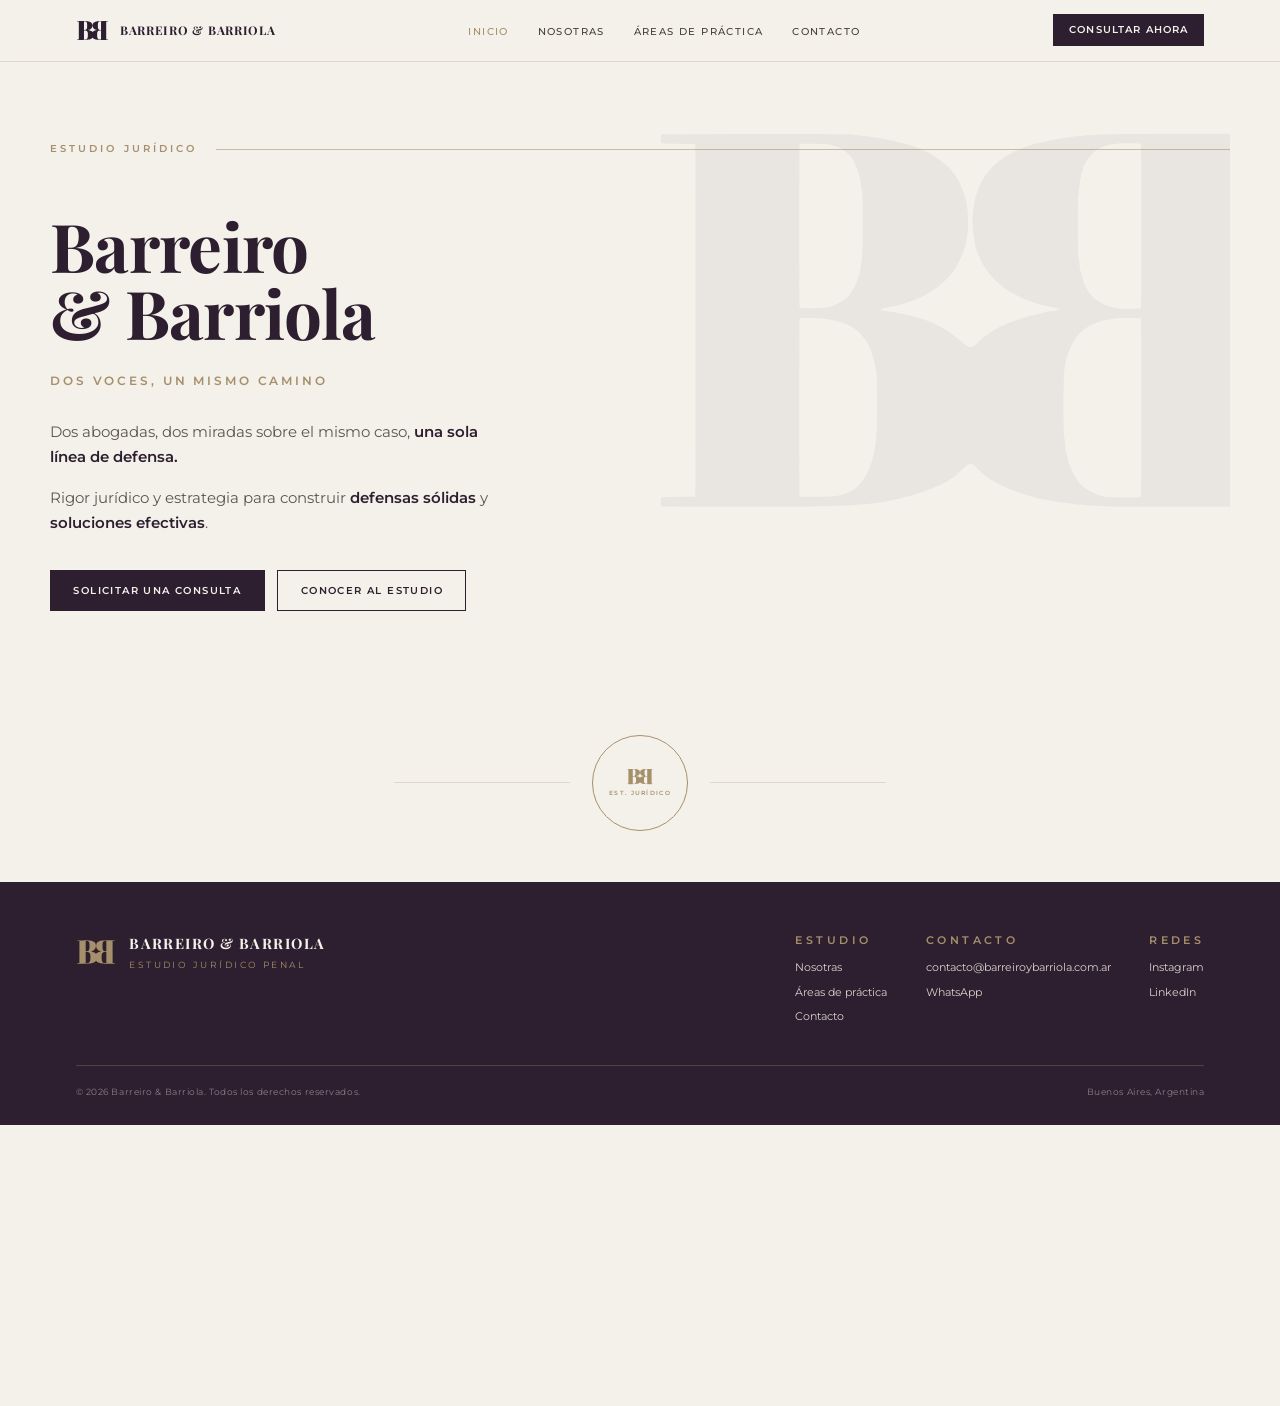
<file: index.html>
<!DOCTYPE html>
<html lang="es-AR">
<head>
<meta charset="UTF-8">
<meta name="viewport" content="width=device-width, initial-scale=1.0">
<title>Barreiro &amp; Barriola — Estudio Jurídico Penal</title>
<meta name="description" content="Estudio jurídico especializado en derecho penal. Guadalupe Barreiro y Guillermina Barriola, dos abogadas, una sola línea de defensa.">
<link rel="preconnect" href="https://fonts.googleapis.com">
<link href="https://fonts.googleapis.com/css2?family=Playfair+Display:ital,wght@0,400;0,600;0,700;0,800;1,500&family=Montserrat:wght@300;400;500;600;700&display=swap" rel="stylesheet">
<link rel="icon" type="image/svg+xml" href="assets/img/BB-monograma-uva.svg">
<meta property="og:type" content="website">
<meta property="og:title" content="Barreiro &amp; Barriola — Estudio Jurídico Penal">
<meta property="og:description" content="Estudio jurídico especializado en derecho penal. Guadalupe Barreiro y Guillermina Barriola, dos abogadas, una sola línea de defensa.">
<meta property="og:image" content="assets/img/og-banner.jpg">
<meta property="og:image:width" content="1584">
<meta property="og:image:height" content="396">
<meta property="og:locale" content="es_AR">
<meta name="twitter:card" content="summary_large_image">
<meta name="twitter:title" content="Barreiro &amp; Barriola — Estudio Jurídico Penal">
<meta name="twitter:description" content="Estudio jurídico especializado en derecho penal. Guadalupe Barreiro y Guillermina Barriola, dos abogadas, una sola línea de defensa.">
<meta name="twitter:image" content="assets/img/og-banner.jpg">
<link rel="stylesheet" href="assets/styles.css">
</head>
<body>

<header class="site-header">
  <nav class="nav">
    <a href="index.html" class="nav-marca">
      <img src="assets/img/BB-monograma-uva.svg" alt="Monograma Barreiro &amp; Barriola">
      <span class="nav-marca-texto">BARREIRO &amp; BARRIOLA</span>
    </a>
    <button class="nav-toggle" aria-label="Abrir menú" aria-expanded="false" aria-controls="menu-principal">
      <span></span><span></span><span></span>
    </button>
    <ul class="nav-links" id="menu-principal">
      <li><a href="index.html" class="activo" aria-current="page">Inicio</a></li>
      <li><a href="nosotras.html">Nosotras</a></li>
      <li><a href="areas-de-practica.html">Áreas de práctica</a></li>
      <li><a href="contacto.html">Contacto</a></li>
    </ul>
    <a href="contacto.html" class="nav-cta">Consultar ahora</a>
  </nav>
</header>

<main>

  <section class="hero container">
    <img class="hero-monograma-fondo" src="assets/img/BB-monograma-uva.svg" alt="">
    <div class="eyebrow-row">
      <span class="eyebrow">Estudio jurídico</span>
      <hr class="regla">
    </div>
    <h1>Barreiro<br>&amp; Barriola</h1>
    <div class="lema">Dos voces, un mismo camino</div>
    <p class="copy">Dos abogadas, dos miradas sobre el mismo caso, <strong>una sola línea de defensa.</strong></p>
    <p class="copy">Rigor jurídico y estrategia para construir <strong>defensas sólidas</strong> y <strong>soluciones efectivas</strong>.</p>
    <div class="hero-acciones">
      <a href="contacto.html" class="boton boton-primario">Solicitar una consulta</a>
      <a href="nosotras.html" class="boton boton-secundario">Conocer al estudio</a>
    </div>
  </section>

  <div class="sello-divisor-banda">
    <div class="container">
      <div class="sello-divisor reveal">
        <span class="linea"></span>
        <div class="sello">
          <img src="assets/img/BB-monograma-bronce.svg" alt="">
          <span>Est. Jurídico</span>
        </div>
        <span class="linea"></span>
      </div>
    </div>
  </div>

</main>

<footer class="site-footer">
  <div class="container">
    <div class="footer-top">
      <div class="footer-marca">
        <img src="assets/img/BB-monograma-bronce.svg" alt="Monograma Barreiro &amp; Barriola">
        <div class="footer-marca-texto">
          <div>BARREIRO &amp; BARRIOLA</div>
          <div>ESTUDIO JURÍDICO PENAL</div>
        </div>
      </div>
      <div class="footer-links">
        <div class="footer-col">
          <span class="eyebrow">Estudio</span>
          <a href="nosotras.html">Nosotras</a>
          <a href="areas-de-practica.html">Áreas de práctica</a>
          <a href="contacto.html">Contacto</a>
        </div>
        <div class="footer-col">
          <span class="eyebrow">Contacto</span>
          <a href="mailto:contacto@barreiroybarriola.com.ar">contacto@barreiroybarriola.com.ar</a>
          <a href="https://wa.me/541150600248" target="_blank" rel="noopener">WhatsApp</a>
        </div>
        <div class="footer-col">
          <span class="eyebrow">Redes</span>
          <a href="https://instagram.com/estudiojuridico.byb" target="_blank" rel="noopener">Instagram</a>
          <a href="https://www.linkedin.com/company/barreiro-barriola" target="_blank" rel="noopener">LinkedIn</a>
        </div>
      </div>
    </div>
    <div class="footer-bottom">
      <span>© <span id="anio"></span> Barreiro &amp; Barriola. Todos los derechos reservados.</span>
      <span>Buenos Aires, Argentina</span>
    </div>
  </div>
</footer>

<script src="assets/script.js"></script>
<script>document.getElementById('anio').textContent = new Date().getFullYear();</script>
</body>
</html>
</file>
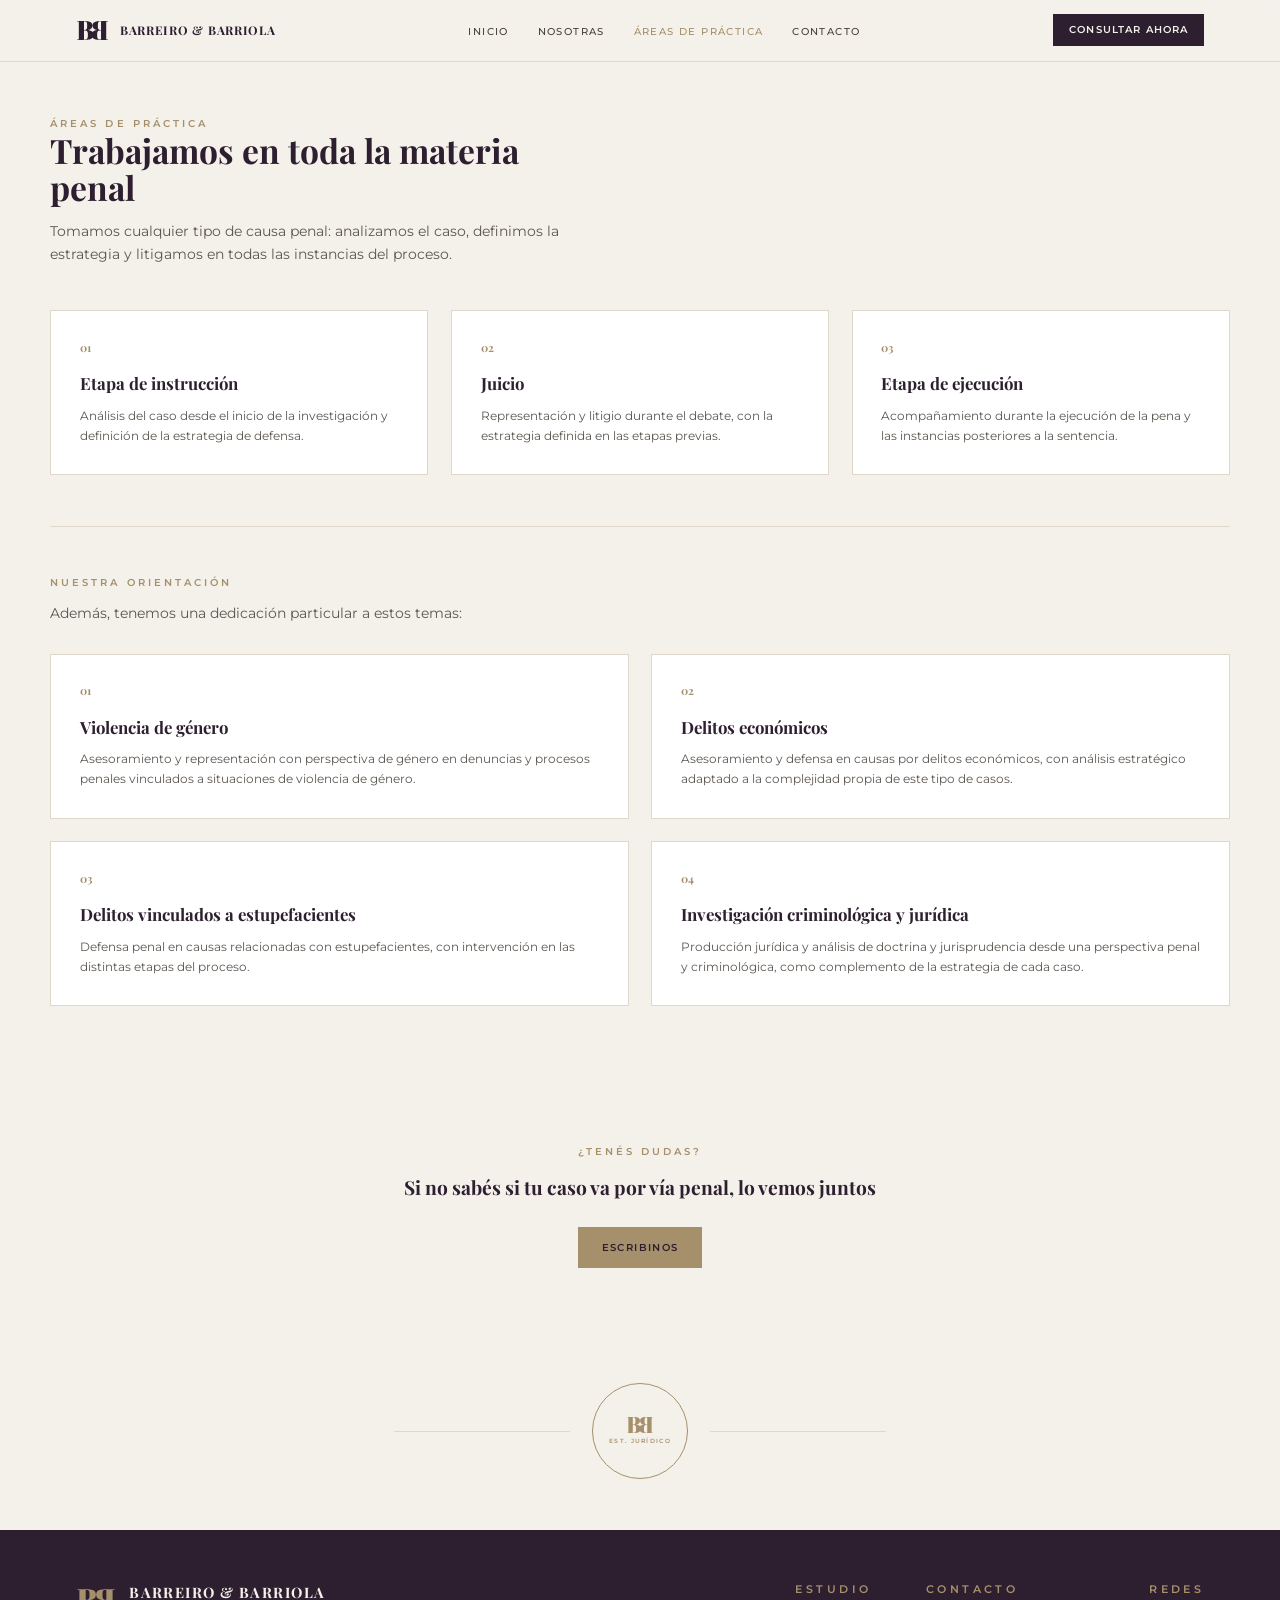
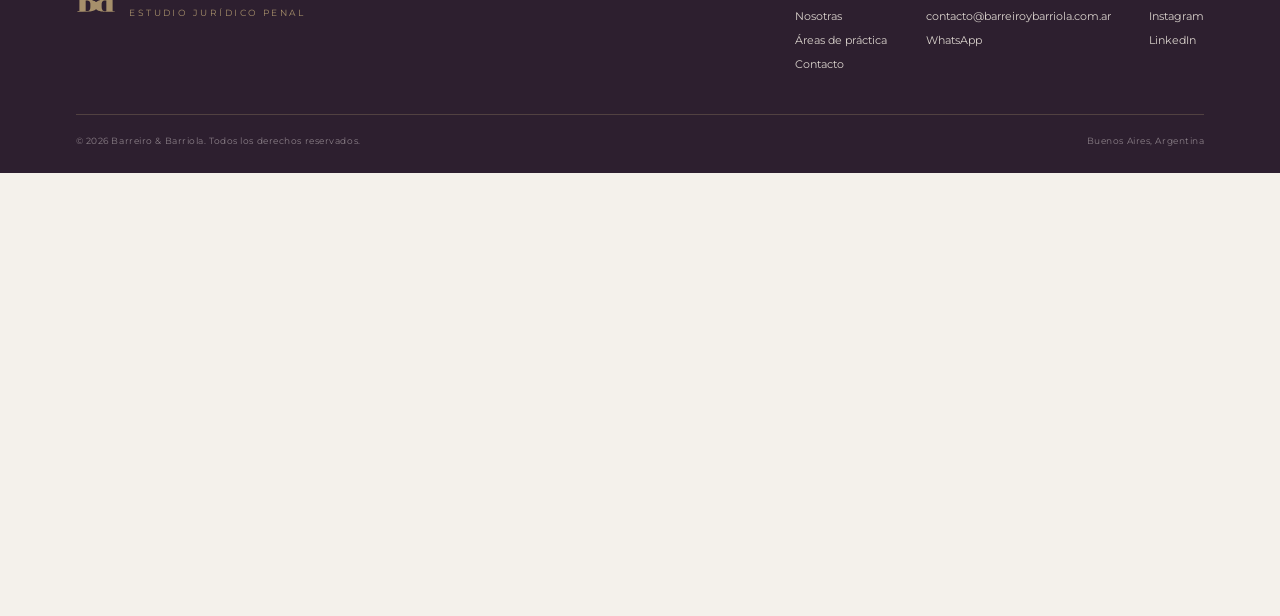
<file: areas-de-practica.html>
<!DOCTYPE html>
<html lang="es-AR">
<head>
<meta charset="UTF-8">
<meta name="viewport" content="width=device-width, initial-scale=1.0">
<title>Áreas de práctica — Barreiro &amp; Barriola</title>
<meta name="description" content="Tomamos cualquier causa penal, con orientación particular en violencia de género, delitos económicos, estupefacientes e investigación criminológica. Barreiro &amp; Barriola.">
<link rel="preconnect" href="https://fonts.googleapis.com">
<link href="https://fonts.googleapis.com/css2?family=Playfair+Display:ital,wght@0,400;0,600;0,700;0,800;1,500&family=Montserrat:wght@300;400;500;600;700&display=swap" rel="stylesheet">
<link rel="icon" type="image/svg+xml" href="assets/img/BB-monograma-uva.svg">
<meta property="og:type" content="website">
<meta property="og:title" content="Áreas de práctica — Barreiro &amp; Barriola">
<meta property="og:description" content="Tomamos cualquier causa penal, con orientación particular en violencia de género, delitos económicos, estupefacientes e investigación criminológica.">
<meta property="og:image" content="assets/img/og-banner.jpg">
<meta property="og:image:width" content="1584">
<meta property="og:image:height" content="396">
<meta property="og:locale" content="es_AR">
<meta name="twitter:card" content="summary_large_image">
<meta name="twitter:title" content="Áreas de práctica — Barreiro &amp; Barriola">
<meta name="twitter:description" content="Tomamos cualquier causa penal, con orientación particular en violencia de género, delitos económicos, estupefacientes e investigación criminológica.">
<meta name="twitter:image" content="assets/img/og-banner.jpg">
<link rel="stylesheet" href="assets/styles.css">
</head>
<body>

<header class="site-header">
  <nav class="nav">
    <a href="index.html" class="nav-marca">
      <img src="assets/img/BB-monograma-uva.svg" alt="Monograma Barreiro &amp; Barriola">
      <span class="nav-marca-texto">BARREIRO &amp; BARRIOLA</span>
    </a>
    <button class="nav-toggle" aria-label="Abrir menú" aria-expanded="false" aria-controls="menu-principal">
      <span></span><span></span><span></span>
    </button>
    <ul class="nav-links" id="menu-principal">
      <li><a href="index.html">Inicio</a></li>
      <li><a href="nosotras.html">Nosotras</a></li>
      <li><a href="areas-de-practica.html" class="activo" aria-current="page">Áreas de práctica</a></li>
      <li><a href="contacto.html">Contacto</a></li>
    </ul>
    <a href="contacto.html" class="nav-cta">Consultar ahora</a>
  </nav>
</header>

<main>

  <section class="bloque container" style="padding-top:64px">
    <div class="bloque-cabecera reveal" style="max-width:680px">
      <span class="eyebrow">Áreas de práctica</span>
      <h2>Trabajamos en toda la materia penal</h2>
      <p>Tomamos cualquier tipo de causa penal: analizamos el caso, definimos la estrategia y litigamos en todas las instancias del proceso.</p>
    </div>

    <div class="grilla grilla-3" style="margin-bottom:64px">
      <div class="tarjeta reveal">
        <div class="num">01</div>
        <h3>Etapa de instrucción</h3>
        <p>Análisis del caso desde el inicio de la investigación y definición de la estrategia de defensa.</p>
      </div>
      <div class="tarjeta reveal">
        <div class="num">02</div>
        <h3>Juicio</h3>
        <p>Representación y litigio durante el debate, con la estrategia definida en las etapas previas.</p>
      </div>
      <div class="tarjeta reveal">
        <div class="num">03</div>
        <h3>Etapa de ejecución</h3>
        <p>Acompañamiento durante la ejecución de la pena y las instancias posteriores a la sentencia.</p>
      </div>
    </div>

    <div class="regla-suave" style="margin-bottom:56px"></div>

    <div class="bloque-cabecera reveal" style="max-width:680px;margin-top:8px;margin-bottom:36px">
      <span class="eyebrow">Nuestra orientación</span>
      <p style="margin-top:14px">Además, tenemos una dedicación particular a estos temas:</p>
    </div>

    <div class="grilla grilla-2">
      <div class="tarjeta reveal">
        <div class="num">01</div>
        <h3>Violencia de género</h3>
        <p>Asesoramiento y representación con perspectiva de género en denuncias y procesos penales vinculados a situaciones de violencia de género.</p>
      </div>
      <div class="tarjeta reveal">
        <div class="num">02</div>
        <h3>Delitos económicos</h3>
        <p>Asesoramiento y defensa en causas por delitos económicos, con análisis estratégico adaptado a la complejidad propia de este tipo de casos.</p>
      </div>
      <div class="tarjeta reveal">
        <div class="num">03</div>
        <h3>Delitos vinculados a estupefacientes</h3>
        <p>Defensa penal en causas relacionadas con estupefacientes, con intervención en las distintas etapas del proceso.</p>
      </div>
      <div class="tarjeta reveal">
        <div class="num">04</div>
        <h3>Investigación criminológica y jurídica</h3>
        <p>Producción jurídica y análisis de doctrina y jurisprudencia desde una perspectiva penal y criminológica, como complemento de la estrategia de cada caso.</p>
      </div>
    </div>
  </section>

  <section class="franja-uva centro">
    <div class="container reveal" style="max-width:680px">
      <span class="eyebrow">¿Tenés dudas?</span>
      <h2 style="margin-top:16px">Si no sabés si tu caso va por vía penal, lo vemos juntos</h2>
      <div style="margin-top:32px">
        <a href="contacto.html" class="boton" style="background:var(--bronce);color:var(--uva)">Escribinos</a>
      </div>
    </div>
  </section>

  <div class="sello-divisor-banda">
    <div class="container">
      <div class="sello-divisor reveal">
        <span class="linea"></span>
        <div class="sello">
          <img src="assets/img/BB-monograma-bronce.svg" alt="">
          <span>Est. Jurídico</span>
        </div>
        <span class="linea"></span>
      </div>
    </div>
  </div>

</main>

<footer class="site-footer">
  <div class="container">
    <div class="footer-top">
      <div class="footer-marca">
        <img src="assets/img/BB-monograma-bronce.svg" alt="Monograma Barreiro &amp; Barriola">
        <div class="footer-marca-texto">
          <div>BARREIRO &amp; BARRIOLA</div>
          <div>ESTUDIO JURÍDICO PENAL</div>
        </div>
      </div>
      <div class="footer-links">
        <div class="footer-col">
          <span class="eyebrow">Estudio</span>
          <a href="nosotras.html">Nosotras</a>
          <a href="areas-de-practica.html">Áreas de práctica</a>
          <a href="contacto.html">Contacto</a>
        </div>
        <div class="footer-col">
          <span class="eyebrow">Contacto</span>
          <a href="mailto:contacto@barreiroybarriola.com.ar">contacto@barreiroybarriola.com.ar</a>
          <a href="https://wa.me/541150600248" target="_blank" rel="noopener">WhatsApp</a>
        </div>
        <div class="footer-col">
          <span class="eyebrow">Redes</span>
          <a href="https://instagram.com/estudiojuridico.byb" target="_blank" rel="noopener">Instagram</a>
          <a href="https://www.linkedin.com/company/barreiro-barriola" target="_blank" rel="noopener">LinkedIn</a>
        </div>
      </div>
    </div>
    <div class="footer-bottom">
      <span>© <span id="anio"></span> Barreiro &amp; Barriola. Todos los derechos reservados.</span>
      <span>Buenos Aires, Argentina</span>
    </div>
  </div>
</footer>

<script src="assets/script.js"></script>
<script>document.getElementById('anio').textContent = new Date().getFullYear();</script>
</body>
</html>
</file>
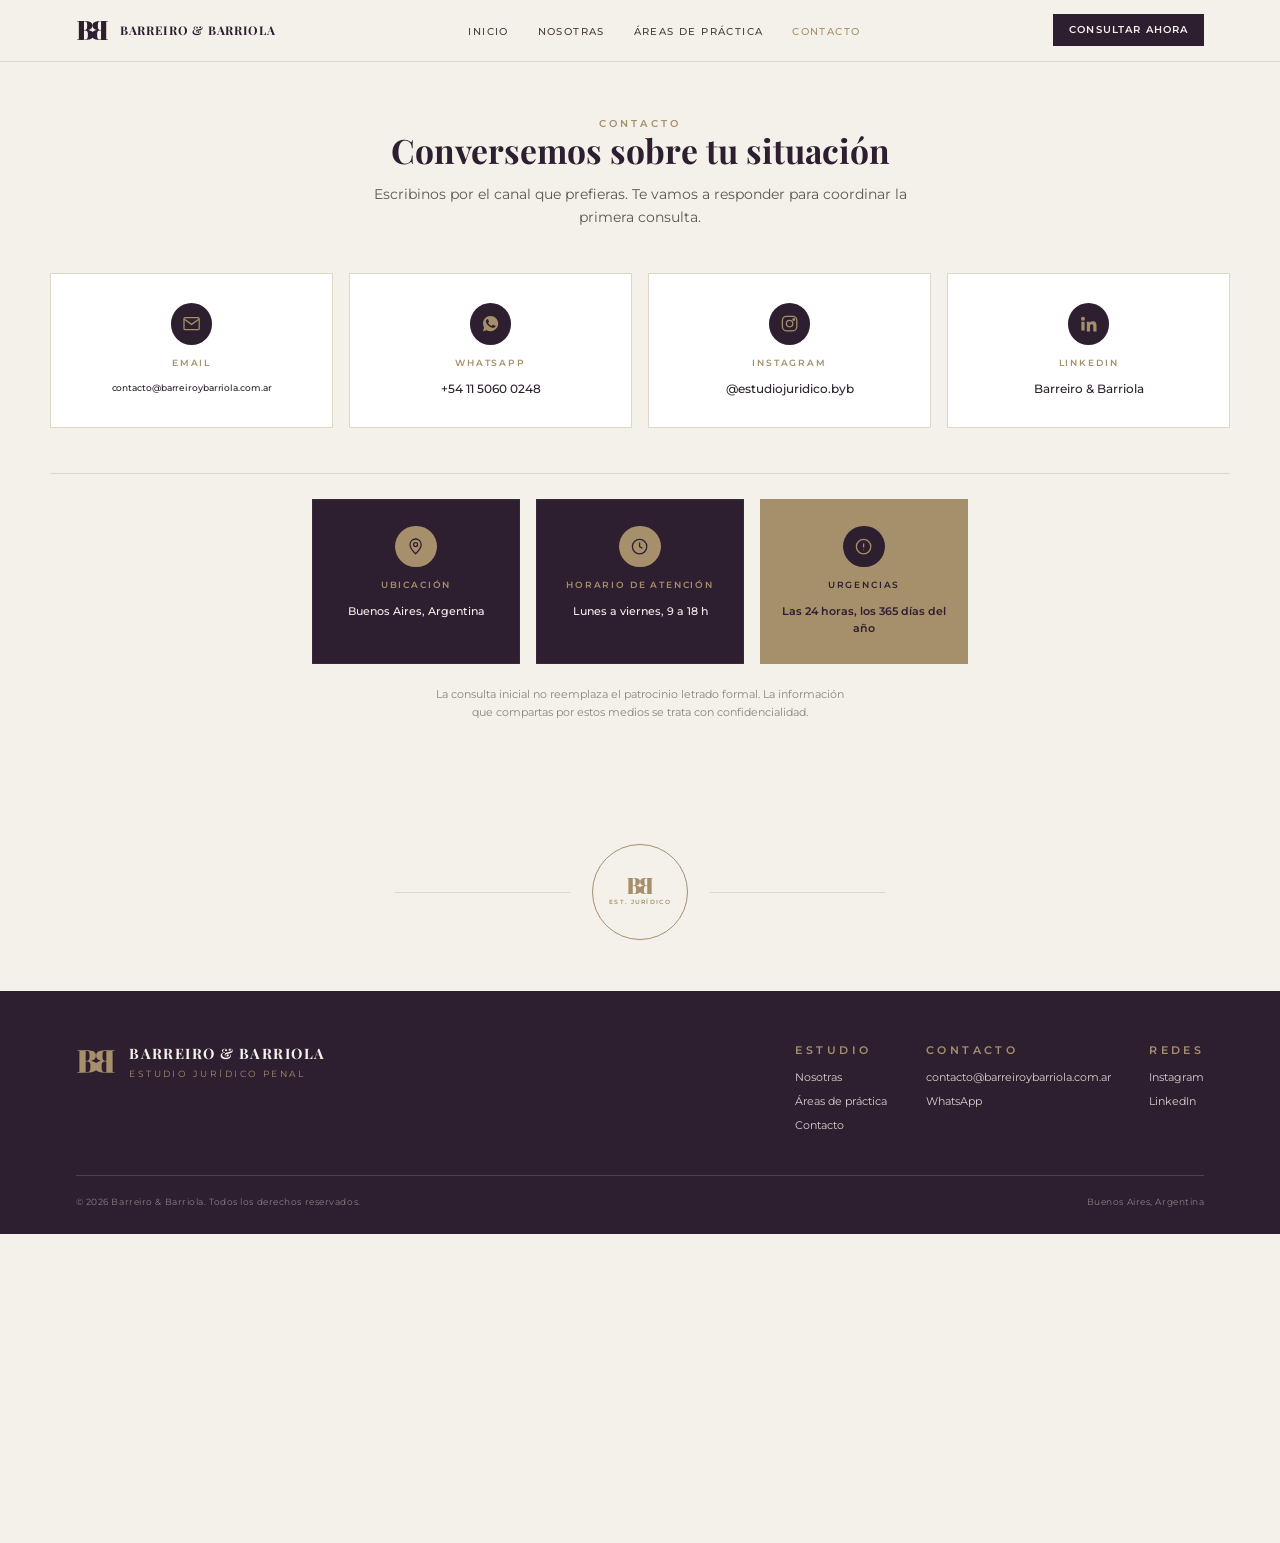
<file: contacto.html>
<!DOCTYPE html>
<html lang="es-AR">
<head>
<meta charset="UTF-8">
<meta name="viewport" content="width=device-width, initial-scale=1.0">
<title>Contacto — Barreiro &amp; Barriola</title>
<meta name="description" content="Escribinos para conversar sobre tu caso. Barreiro &amp; Barriola, estudio jurídico penal.">
<link rel="preconnect" href="https://fonts.googleapis.com">
<link href="https://fonts.googleapis.com/css2?family=Playfair+Display:ital,wght@0,400;0,600;0,700;0,800;1,500&family=Montserrat:wght@300;400;500;600;700&display=swap" rel="stylesheet">
<link rel="icon" type="image/svg+xml" href="assets/img/BB-monograma-uva.svg">
<meta property="og:type" content="website">
<meta property="og:title" content="Contacto — Barreiro &amp; Barriola">
<meta property="og:description" content="Escribinos para conversar sobre tu caso. Barreiro &amp; Barriola, estudio jurídico penal.">
<meta property="og:image" content="assets/img/og-banner.jpg">
<meta property="og:image:width" content="1584">
<meta property="og:image:height" content="396">
<meta property="og:locale" content="es_AR">
<meta name="twitter:card" content="summary_large_image">
<meta name="twitter:title" content="Contacto — Barreiro &amp; Barriola">
<meta name="twitter:description" content="Escribinos para conversar sobre tu caso. Barreiro &amp; Barriola, estudio jurídico penal.">
<meta name="twitter:image" content="assets/img/og-banner.jpg">
<link rel="stylesheet" href="assets/styles.css">
</head>
<body>

<header class="site-header">
  <nav class="nav">
    <a href="index.html" class="nav-marca">
      <img src="assets/img/BB-monograma-uva.svg" alt="Monograma Barreiro &amp; Barriola">
      <span class="nav-marca-texto">BARREIRO &amp; BARRIOLA</span>
    </a>
    <button class="nav-toggle" aria-label="Abrir menú" aria-expanded="false" aria-controls="menu-principal">
      <span></span><span></span><span></span>
    </button>
    <ul class="nav-links" id="menu-principal">
      <li><a href="index.html">Inicio</a></li>
      <li><a href="nosotras.html">Nosotras</a></li>
      <li><a href="areas-de-practica.html">Áreas de práctica</a></li>
      <li><a href="contacto.html" class="activo" aria-current="page">Contacto</a></li>
    </ul>
    <a href="contacto.html" class="nav-cta">Consultar ahora</a>
  </nav>
</header>

<main>
  <section class="bloque container" style="padding-top:64px">
    <div class="bloque-cabecera centro reveal" style="max-width:680px;margin:0 auto 56px">
      <span class="eyebrow">Contacto</span>
      <h2>Conversemos sobre tu situación</h2>
      <p>Escribinos por el canal que prefieras. Te vamos a responder para coordinar la primera consulta.</p>
    </div>

    <div class="canales-grilla">

      <a href="mailto:contacto@barreiroybarriola.com.ar" class="canal-tarjeta reveal">
        <span class="canal-icono">
          <svg viewBox="0 0 24 24" fill="none" stroke="currentColor" stroke-width="1.6"><rect x="2.5" y="4.5" width="19" height="15" rx="1.5"/><path d="M3 6.5l9 6.5 9-6.5"/></svg>
        </span>
        <span class="canal-etiqueta">Email</span>
        <span class="canal-valor" style="font-size:11.5px;white-space:nowrap;letter-spacing:-.01em">contacto@barreiroybarriola.com.ar</span>
      </a>

      <a href="https://wa.me/541150600248" target="_blank" rel="noopener" class="canal-tarjeta reveal">
        <span class="canal-icono">
          <svg viewBox="0 0 24 24" fill="currentColor"><path d="M12 2.5c-5.25 0-9.5 4.25-9.5 9.5 0 1.77.49 3.42 1.33 4.84L2.5 21.5l4.83-1.27a9.46 9.46 0 004.67 1.27c5.25 0 9.5-4.25 9.5-9.5s-4.25-9.5-9.5-9.5zm5.6 13.4c-.24.67-1.4 1.28-1.93 1.36-.5.08-1.12.11-1.8-.11-.42-.13-.96-.31-1.65-.6-2.9-1.25-4.8-4.16-4.94-4.35-.15-.19-1.18-1.56-1.18-2.98s.74-2.11 1-2.4c.26-.29.57-.36.76-.36.19 0 .38 0 .55.01.18.01.41-.07.64.49.24.58.81 2 .88 2.15.07.15.12.33.02.53-.1.2-.15.32-.3.5-.15.17-.31.38-.44.51-.15.15-.3.31-.13.6.17.29.77 1.27 1.65 2.05 1.14 1.02 2.1 1.34 2.4 1.49.3.15.47.13.65-.05.18-.18.75-.87.95-1.17.2-.29.4-.24.67-.15.28.1 1.78.84 2.09.99.3.15.5.22.58.35.07.13.07.75-.17 1.42z"/></svg>
        </span>
        <span class="canal-etiqueta">WhatsApp</span>
        <span class="canal-valor">+54 11 5060 0248</span>
      </a>

      <a href="https://instagram.com/estudiojuridico.byb" target="_blank" rel="noopener" class="canal-tarjeta reveal">
        <span class="canal-icono">
          <svg viewBox="0 0 24 24" fill="none" stroke="currentColor" stroke-width="1.6"><rect x="3" y="3" width="18" height="18" rx="5"/><circle cx="12" cy="12" r="4"/><circle cx="17.2" cy="6.8" r="1"/></svg>
        </span>
        <span class="canal-etiqueta">Instagram</span>
        <span class="canal-valor">@estudiojuridico.byb</span>
      </a>

      <a href="https://www.linkedin.com/company/barreiro-barriola" target="_blank" rel="noopener" class="canal-tarjeta reveal">
        <span class="canal-icono">
          <svg viewBox="0 0 24 24" fill="currentColor"><path d="M4.98 3.5a2.5 2.5 0 100 5 2.5 2.5 0 000-5zM3 9.75h4v11H3v-11zM9.5 9.75h3.8v1.5h.05c.53-1 1.83-2.05 3.77-2.05 4.03 0 4.78 2.65 4.78 6.1v6.45h-4v-5.72c0-1.36-.02-3.11-1.9-3.11-1.9 0-2.2 1.48-2.2 3.01v5.82h-4v-11z"/></svg>
        </span>
        <span class="canal-etiqueta">LinkedIn</span>
        <span class="canal-valor">Barreiro &amp; Barriola</span>
      </a>

    </div>

    <div class="regla-suave" style="margin:56px 0 32px"></div>

    <div class="info-grilla">
      <div class="info-tarjeta reveal">
        <span class="canal-icono">
          <svg viewBox="0 0 24 24" fill="none" stroke="currentColor" stroke-width="1.6"><path d="M12 21s7-6.5 7-11.5a7 7 0 10-14 0C5 14.5 12 21 12 21z"/><circle cx="12" cy="9.5" r="2.5"/></svg>
        </span>
        <span class="canal-etiqueta">Ubicación</span>
        <span class="canal-valor">Buenos Aires, Argentina</span>
      </div>

      <div class="info-tarjeta reveal">
        <span class="canal-icono">
          <svg viewBox="0 0 24 24" fill="none" stroke="currentColor" stroke-width="1.6"><circle cx="12" cy="12" r="9"/><path d="M12 7v5l3.5 2"/></svg>
        </span>
        <span class="canal-etiqueta">Horario de atención</span>
        <span class="canal-valor">Lunes a viernes, 9 a 18 h</span>
      </div>

      <div class="info-tarjeta info-tarjeta--destacada reveal">
        <span class="canal-icono">
          <svg viewBox="0 0 24 24" fill="none" stroke="currentColor" stroke-width="1.6"><circle cx="12" cy="12" r="9"/><path d="M12 8v5"/><circle cx="12" cy="16" r=".6" fill="currentColor" stroke="none"/></svg>
        </span>
        <span class="canal-etiqueta">Urgencias</span>
        <span class="canal-valor">Las 24 horas, los 365 días del año</span>
      </div>
    </div>

    <p class="centro" style="max-width:520px;margin:28px auto 0;font-size:13.5px;color:var(--texto-mudo);line-height:1.7">La consulta inicial no reemplaza el patrocinio letrado formal. La información que compartas por estos medios se trata con confidencialidad.</p>
  </section>

  <div class="sello-divisor-banda">
    <div class="container">
      <div class="sello-divisor reveal">
        <span class="linea"></span>
        <div class="sello">
          <img src="assets/img/BB-monograma-bronce.svg" alt="">
          <span>Est. Jurídico</span>
        </div>
        <span class="linea"></span>
      </div>
    </div>
  </div>

</main>

<footer class="site-footer">
  <div class="container">
    <div class="footer-top">
      <div class="footer-marca">
        <img src="assets/img/BB-monograma-bronce.svg" alt="Monograma Barreiro &amp; Barriola">
        <div class="footer-marca-texto">
          <div>BARREIRO &amp; BARRIOLA</div>
          <div>ESTUDIO JURÍDICO PENAL</div>
        </div>
      </div>
      <div class="footer-links">
        <div class="footer-col">
          <span class="eyebrow">Estudio</span>
          <a href="nosotras.html">Nosotras</a>
          <a href="areas-de-practica.html">Áreas de práctica</a>
          <a href="contacto.html">Contacto</a>
        </div>
        <div class="footer-col">
          <span class="eyebrow">Contacto</span>
          <a href="mailto:contacto@barreiroybarriola.com.ar">contacto@barreiroybarriola.com.ar</a>
          <a href="https://wa.me/541150600248" target="_blank" rel="noopener">WhatsApp</a>
        </div>
        <div class="footer-col">
          <span class="eyebrow">Redes</span>
          <a href="https://instagram.com/estudiojuridico.byb" target="_blank" rel="noopener">Instagram</a>
          <a href="https://www.linkedin.com/company/barreiro-barriola" target="_blank" rel="noopener">LinkedIn</a>
        </div>
      </div>
    </div>
    <div class="footer-bottom">
      <span>© <span id="anio"></span> Barreiro &amp; Barriola. Todos los derechos reservados.</span>
      <span>Buenos Aires, Argentina</span>
    </div>
  </div>
</footer>

<script src="assets/script.js"></script>
<script>document.getElementById('anio').textContent = new Date().getFullYear();</script>
</body>
</html>
</file>
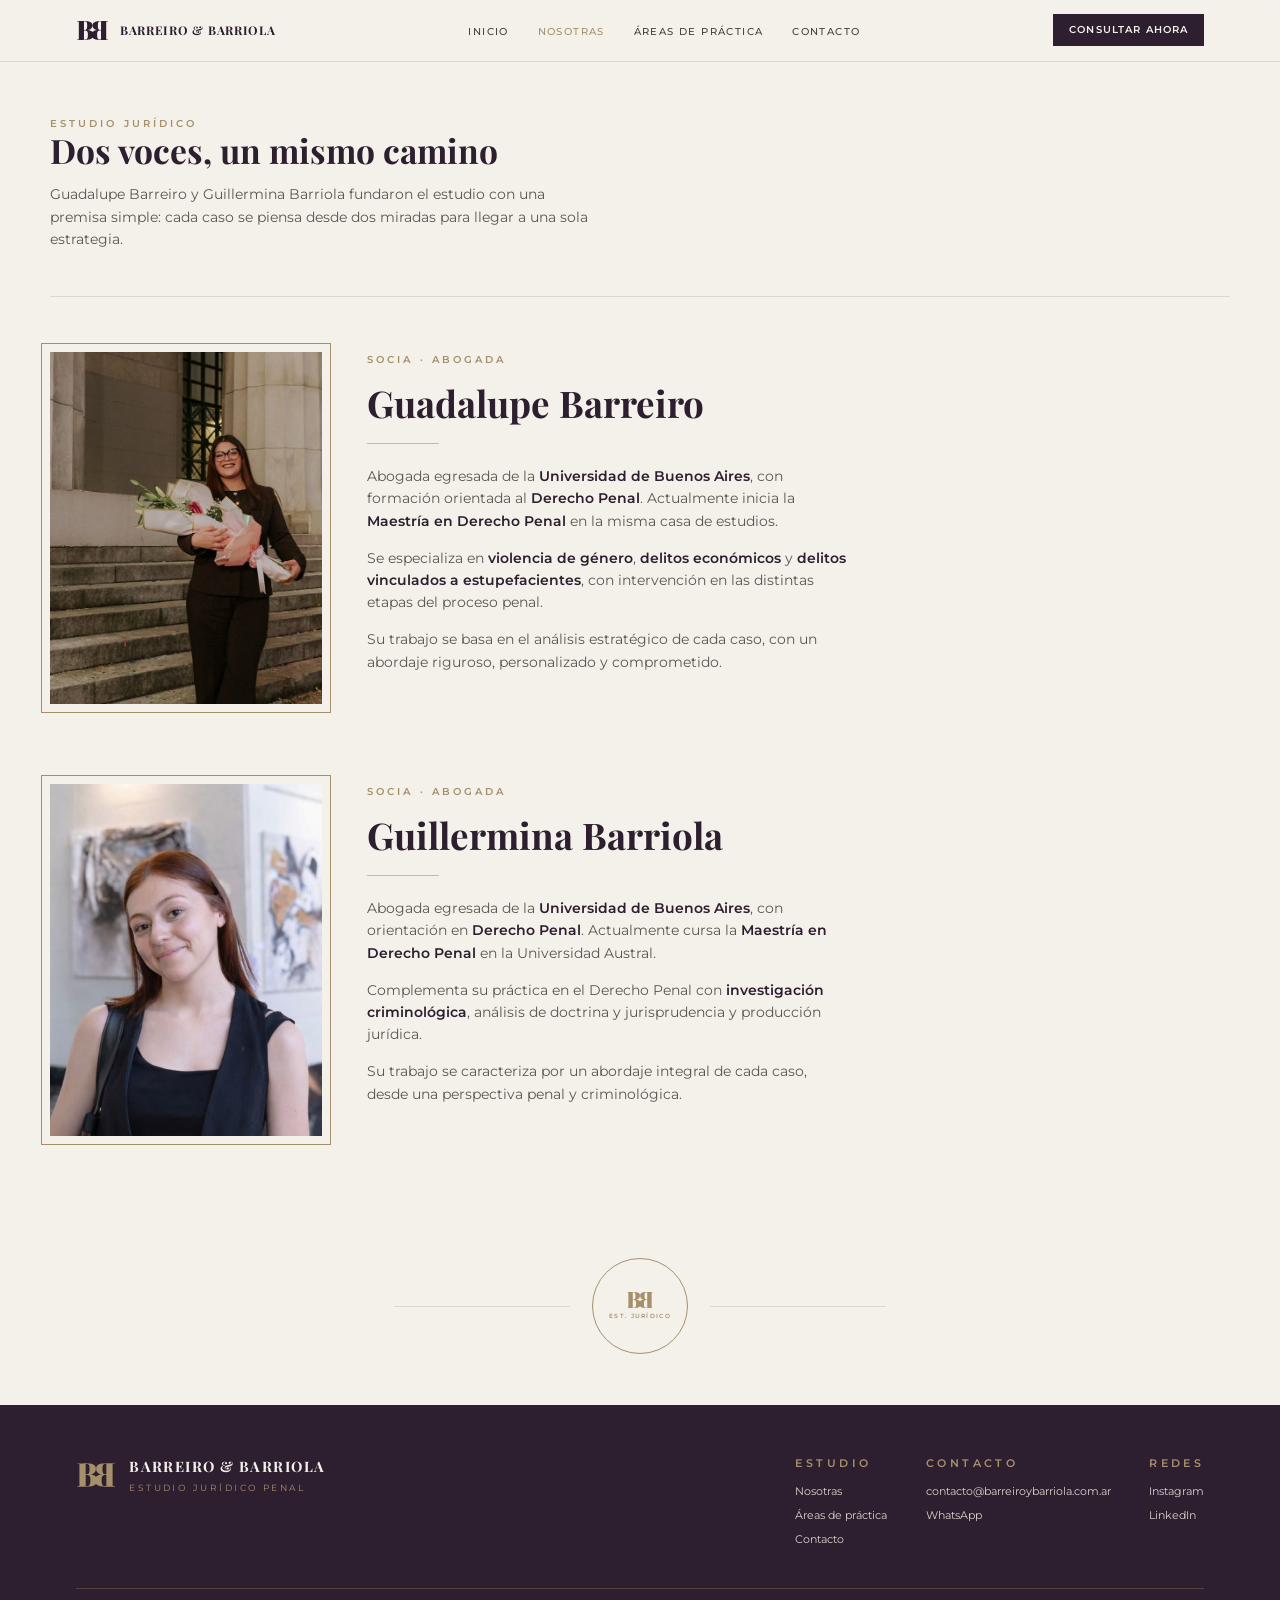
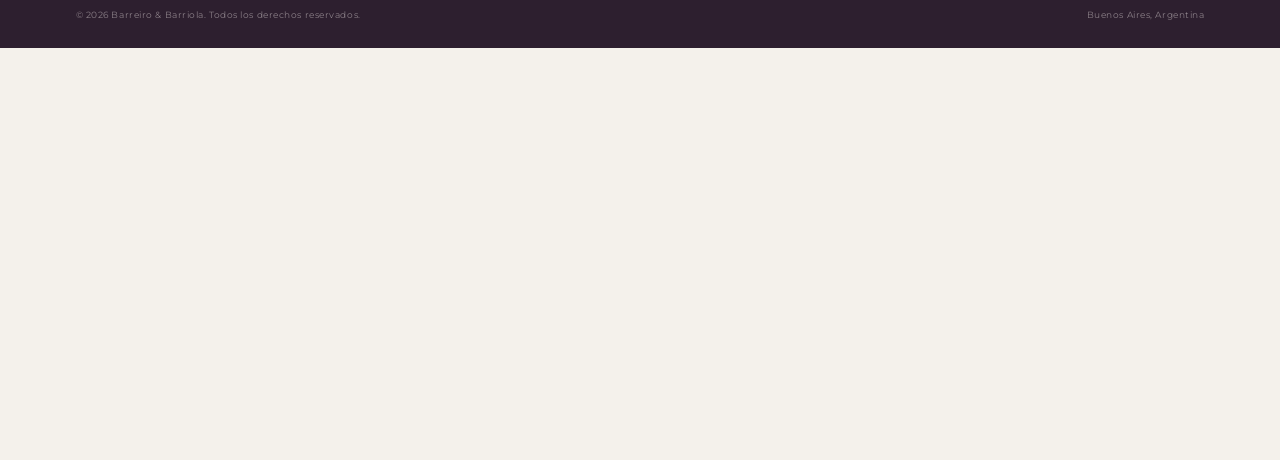
<file: nosotras.html>
<!DOCTYPE html>
<html lang="es-AR">
<head>
<meta charset="UTF-8">
<meta name="viewport" content="width=device-width, initial-scale=1.0">
<title>Nosotras — Barreiro &amp; Barriola</title>
<meta name="description" content="Conocé a Guadalupe Barreiro y Guillermina Barriola, socias del estudio jurídico penal Barreiro &amp; Barriola.">
<link rel="preconnect" href="https://fonts.googleapis.com">
<link href="https://fonts.googleapis.com/css2?family=Playfair+Display:ital,wght@0,400;0,600;0,700;0,800;1,500&family=Montserrat:wght@300;400;500;600;700&display=swap" rel="stylesheet">
<link rel="icon" type="image/svg+xml" href="assets/img/BB-monograma-uva.svg">
<meta property="og:type" content="website">
<meta property="og:title" content="Nosotras — Barreiro &amp; Barriola">
<meta property="og:description" content="Conocé a Guadalupe Barreiro y Guillermina Barriola, socias del estudio jurídico penal Barreiro &amp; Barriola.">
<meta property="og:image" content="assets/img/og-banner.jpg">
<meta property="og:image:width" content="1584">
<meta property="og:image:height" content="396">
<meta property="og:locale" content="es_AR">
<meta name="twitter:card" content="summary_large_image">
<meta name="twitter:title" content="Nosotras — Barreiro &amp; Barriola">
<meta name="twitter:description" content="Conocé a Guadalupe Barreiro y Guillermina Barriola, socias del estudio jurídico penal Barreiro &amp; Barriola.">
<meta name="twitter:image" content="assets/img/og-banner.jpg">
<link rel="stylesheet" href="assets/styles.css">
</head>
<body>

<header class="site-header">
  <nav class="nav">
    <a href="index.html" class="nav-marca">
      <img src="assets/img/BB-monograma-uva.svg" alt="Monograma Barreiro &amp; Barriola">
      <span class="nav-marca-texto">BARREIRO &amp; BARRIOLA</span>
    </a>
    <button class="nav-toggle" aria-label="Abrir menú" aria-expanded="false" aria-controls="menu-principal">
      <span></span><span></span><span></span>
    </button>
    <ul class="nav-links" id="menu-principal">
      <li><a href="index.html">Inicio</a></li>
      <li><a href="nosotras.html" class="activo" aria-current="page">Nosotras</a></li>
      <li><a href="areas-de-practica.html">Áreas de práctica</a></li>
      <li><a href="contacto.html">Contacto</a></li>
    </ul>
    <a href="contacto.html" class="nav-cta">Consultar ahora</a>
  </nav>
</header>

<main>

  <section class="bloque container" style="padding-top:64px">
    <div class="bloque-cabecera reveal" style="max-width:680px">
      <span class="eyebrow">Estudio jurídico</span>
      <h2>Dos voces, un mismo camino</h2>
      <p>Guadalupe Barreiro y Guillermina Barriola fundaron el estudio con una premisa simple: cada caso se piensa desde dos miradas para llegar a una sola estrategia.</p>
    </div>

    <div class="regla-suave" style="margin-bottom:70px"></div>

    <article class="perfil reveal" id="guadalupe">
      <div class="foto-marco"><img src="assets/img/guadalupe.jpg" alt="Guadalupe Barreiro" loading="lazy" style="width:100%;height:100%;object-fit:cover;object-position:50% 8%"></div>
      <div>
        <div class="rol">Socia · Abogada</div>
        <h2>Guadalupe Barreiro</h2>
        <hr class="regla">
        <p class="copy">Abogada egresada de la <strong>Universidad de Buenos Aires</strong>, con formación orientada al <strong>Derecho Penal</strong>. Actualmente inicia la <strong>Maestría en Derecho Penal</strong> en la misma casa de estudios.</p>
        <p class="copy">Se especializa en <strong>violencia de género</strong>, <strong>delitos económicos</strong> y <strong>delitos vinculados a estupefacientes</strong>, con intervención en las distintas etapas del proceso penal.</p>
        <p class="copy">Su trabajo se basa en el análisis estratégico de cada caso, con un abordaje riguroso, personalizado y comprometido.</p>
      </div>
    </article>

    <article class="perfil reveal" id="guillermina">
      <div class="foto-marco"><img src="assets/img/guillermina.jpg" alt="Guillermina Barriola" loading="lazy" style="width:100%;height:100%;object-fit:cover;object-position:50% 30%"></div>
      <div>
        <div class="rol">Socia · Abogada</div>
        <h2>Guillermina Barriola</h2>
        <hr class="regla">
        <p class="copy">Abogada egresada de la <strong>Universidad de Buenos Aires</strong>, con orientación en <strong>Derecho Penal</strong>. Actualmente cursa la <strong>Maestría en Derecho Penal</strong> en la Universidad Austral.</p>
        <p class="copy">Complementa su práctica en el Derecho Penal con <strong>investigación criminológica</strong>, análisis de doctrina y jurisprudencia y producción jurídica.</p>
        <p class="copy">Su trabajo se caracteriza por un abordaje integral de cada caso, desde una perspectiva penal y criminológica.</p>
      </div>
    </article>
  </section>

  <div class="sello-divisor-banda">
    <div class="container">
      <div class="sello-divisor reveal">
        <span class="linea"></span>
        <div class="sello">
          <img src="assets/img/BB-monograma-bronce.svg" alt="">
          <span>Est. Jurídico</span>
        </div>
        <span class="linea"></span>
      </div>
    </div>
  </div>

</main>

<footer class="site-footer">
  <div class="container">
    <div class="footer-top">
      <div class="footer-marca">
        <img src="assets/img/BB-monograma-bronce.svg" alt="Monograma Barreiro &amp; Barriola">
        <div class="footer-marca-texto">
          <div>BARREIRO &amp; BARRIOLA</div>
          <div>ESTUDIO JURÍDICO PENAL</div>
        </div>
      </div>
      <div class="footer-links">
        <div class="footer-col">
          <span class="eyebrow">Estudio</span>
          <a href="nosotras.html">Nosotras</a>
          <a href="areas-de-practica.html">Áreas de práctica</a>
          <a href="contacto.html">Contacto</a>
        </div>
        <div class="footer-col">
          <span class="eyebrow">Contacto</span>
          <a href="mailto:contacto@barreiroybarriola.com.ar">contacto@barreiroybarriola.com.ar</a>
          <a href="https://wa.me/541150600248" target="_blank" rel="noopener">WhatsApp</a>
        </div>
        <div class="footer-col">
          <span class="eyebrow">Redes</span>
          <a href="https://instagram.com/estudiojuridico.byb" target="_blank" rel="noopener">Instagram</a>
          <a href="https://www.linkedin.com/company/barreiro-barriola" target="_blank" rel="noopener">LinkedIn</a>
        </div>
      </div>
    </div>
    <div class="footer-bottom">
      <span>© <span id="anio"></span> Barreiro &amp; Barriola. Todos los derechos reservados.</span>
      <span>Buenos Aires, Argentina</span>
    </div>
  </div>
</footer>

<script src="assets/script.js"></script>
<script>document.getElementById('anio').textContent = new Date().getFullYear();</script>
</body>
</html>
</file>
<file: assets/styles.css>
/* ===================================================================
   Barreiro & Barriola — Sistema de diseño
   Uva #2D1F2F · Bronce #A68F6B · Marfil #F4F1EB
   Playfair Display (display) + Montserrat (texto)
   =================================================================== */

/* Escala general de la página en pantallas grandes: replica el efecto
   de tener el navegador al 80% de zoom, sin que la persona tenga que
   tocar nada. En mobile no se aplica: ahí ya está ajustado aparte. */
@media (min-width:900px){
  html{zoom:.8}
}

:root{
  --uva:#2D1F2F;
  --uva-2:#3A2839;
  --bronce:#A68F6B;
  --marfil:#F4F1EB;
  --marfil-2:#EFEAE0;
  --texto:#4A4038;
  --texto-suave:#5C5650;
  --texto-mudo:#8A847C;
  --divisor:#DFD7C9;

  --serif:'Playfair Display', Georgia, serif;
  --sans:'Montserrat', -apple-system, sans-serif;

  /* 1180 / .8 = el ancho que, al escalar con el zoom de arriba, vuelve a ocupar
     exactamente el mismo espacio de borde a borde que antes de achicar */
  --container: 1475px;
}

*{box-sizing:border-box}
html{scroll-behavior:smooth}
body{
  margin:0;
  background:var(--marfil);
  color:var(--texto);
  font-family:var(--sans);
  font-size:16px;
  line-height:1.5;
  -webkit-font-smoothing:antialiased;
}
img{max-width:100%;display:block}
a{color:var(--bronce);text-decoration:none}
a:hover{color:var(--uva)}
a:focus-visible,button:focus-visible,input:focus-visible,textarea:focus-visible{
  outline:2px solid var(--bronce);
  outline-offset:3px;
}
h1,h2,h3{font-family:var(--serif);color:var(--uva);margin:0;font-weight:700}
p{margin:0}
.container{max-width:var(--container);margin:0 auto;padding:0 32px}
.eyebrow{
  font-size:12px;
  letter-spacing:.32em;
  color:var(--bronce);
  font-weight:600;
  text-transform:uppercase;
}
.regla{height:1px;background:var(--bronce);opacity:.55;border:0}
.regla-suave{height:1px;background:var(--divisor);border:0}

/* ---------- Header / nav ---------- */
.site-header{
  position:sticky;top:0;z-index:50;
  background:rgba(244,241,235,.92);
  backdrop-filter:blur(6px);
  border-bottom:1px solid var(--divisor);
}
.nav{
  display:flex;align-items:center;justify-content:space-between;
  padding:18px 32px;max-width:var(--container);margin:0 auto;
}
.nav-marca{display:flex;align-items:center;gap:14px}
.nav-marca img{height:26px;width:auto}
.nav-marca-texto{
  font-family:var(--serif);font-weight:700;font-size:15px;
  letter-spacing:.06em;color:var(--uva);
}
.nav-links{display:flex;gap:36px;list-style:none;margin:0;padding:0}
.nav-links a{
  font-size:12.5px;letter-spacing:.14em;text-transform:uppercase;
  color:var(--texto);font-weight:500;
}
.nav-links a:hover,.nav-links a.activo{color:var(--bronce)}
.nav-cta{
  font-size:12px;letter-spacing:.12em;text-transform:uppercase;
  color:var(--marfil);background:var(--uva);
  padding:11px 20px;font-weight:600;white-space:nowrap;
}
.nav-cta:hover{background:var(--uva-2);color:var(--marfil)}
.nav-toggle{display:none;background:none;border:0;cursor:pointer;padding:8px}
.nav-toggle span{display:block;width:22px;height:1.5px;background:var(--uva);margin:5px 0}

@media (max-width:860px){
  .nav-links{
    position:absolute;top:100%;left:0;right:0;
    background:var(--marfil);flex-direction:column;gap:0;
    border-bottom:1px solid var(--divisor);
    max-height:0;overflow:hidden;transition:max-height .25s ease;
  }
  .nav-links.abierto{max-height:320px}
  .nav-links a{display:block;padding:16px 32px;border-top:1px solid var(--divisor)}
  .nav-toggle{display:block}
  .nav-cta{display:none}
}

/* ---------- Hero ---------- */
.hero{
  position:relative;overflow:hidden;
  background:var(--marfil);
  padding:100px 0 90px;
  animation:heroAparece .7s ease-out both;
}
@keyframes heroAparece{
  from{opacity:0;transform:translateY(14px)}
  to{opacity:1;transform:translateY(0)}
}
@media (prefers-reduced-motion:reduce){
  .hero{animation:none}
}
.hero-monograma-fondo{
  position:absolute;right:-6%;top:8%;height:520px;opacity:.05;pointer-events:none;
}
.hero .eyebrow-row{display:flex;align-items:center;gap:24px;margin-bottom:70px}
.hero .eyebrow-row .regla{flex:1}
.hero h1{
  font-size:clamp(44px,7vw,84px);
  line-height:1;letter-spacing:-.01em;
  margin-bottom:32px;
}
.hero .lema{
  font-size:15px;letter-spacing:.24em;font-weight:600;color:var(--bronce);
  margin-bottom:36px;text-transform:uppercase;
}
.hero .copy{
  max-width:560px;font-size:19px;line-height:1.65;color:var(--texto-suave);
}
.hero .copy + .copy{margin-top:20px}
.hero .copy strong{color:var(--uva);font-weight:600}
.hero-acciones{display:flex;gap:16px;margin-top:44px;flex-wrap:wrap}

.boton{
  display:inline-block;font-size:12.5px;letter-spacing:.14em;text-transform:uppercase;
  font-weight:600;padding:15px 28px;border:1px solid transparent;
  transition:background-color .2s ease,color .2s ease,transform .15s ease,box-shadow .2s ease;
}
.boton:hover{transform:translateY(-1px);box-shadow:0 6px 16px rgba(45,31,47,.18)}
.boton:active{transform:translateY(0)}
.boton-primario{background:var(--uva);color:var(--marfil)}
.boton-primario:hover{background:var(--uva-2);color:var(--marfil)}
.boton-secundario{border-color:var(--uva);color:var(--uva)}
.boton-secundario:hover{background:var(--uva);color:var(--marfil)}

/* ---------- Franja oscura (usada como bloque institucional) ---------- */
.franja-uva{background:var(--marfil);padding:80px 0}
.franja-uva h2{color:var(--uva)}
.franja-uva .eyebrow{color:var(--bronce)}

/* ---------- Sello / marca de agua circular (motivo firma) ---------- */
.sello{
  width:120px;height:120px;border-radius:50%;
  border:1.5px solid var(--bronce);
  display:flex;flex-direction:column;align-items:center;justify-content:center;
  gap:4px;flex-shrink:0;
}
.sello img{height:22px}
.sello span{
  font-size:7.5px;letter-spacing:.22em;color:var(--bronce);text-transform:uppercase;font-weight:600;
}
.sello-divisor{
  display:flex;align-items:center;justify-content:center;gap:28px;
  padding:64px 0;
}
.sello-divisor .linea{flex:1;max-width:220px;height:1px;background:var(--divisor)}
.sello-divisor-banda{background:var(--marfil)}

/* ---------- Secciones generales ---------- */
section.bloque{padding:88px 0}
.bloque-cabecera{max-width:640px;margin-bottom:56px}
.bloque-cabecera .eyebrow{margin-bottom:16px}
.bloque-cabecera h2{font-size:clamp(30px,4vw,42px);line-height:1.1}
.bloque-cabecera p{margin-top:18px;font-size:17px;color:var(--texto-suave);line-height:1.65}

/* Grillas de tarjetas */
.grilla{display:grid;gap:28px}
.grilla-2{grid-template-columns:repeat(2,1fr)}
.grilla-3{grid-template-columns:repeat(3,1fr)}
@media (max-width:860px){.grilla-2,.grilla-3{grid-template-columns:1fr}}

.tarjeta{
  background:#fff;border:1px solid var(--divisor);padding:36px;
}
.tarjeta .num{
  font-family:var(--serif);font-size:14px;color:var(--bronce);font-weight:700;margin-bottom:18px;
}
.tarjeta h3{font-size:21px;margin-bottom:12px}
.tarjeta p{color:var(--texto-suave);font-size:15px;line-height:1.65}

/* ---------- Perfil completo (página Nosotras) ---------- */
.perfil{display:grid;grid-template-columns:340px 1fr;gap:56px;align-items:start;margin-bottom:100px}
.perfil:last-child{margin-bottom:0}
.perfil .foto-marco{
  position:relative;aspect-ratio:340/440;background:var(--uva-2);
  outline:2px solid var(--bronce);outline-offset:10px;
  display:flex;align-items:center;justify-content:center;
  overflow:hidden;
}
.perfil .foto-marco .iniciales{
  font-family:var(--serif);font-size:64px;font-weight:700;color:var(--bronce);opacity:.55;
}
.perfil .rol{font-size:13px;letter-spacing:.3em;color:var(--bronce);text-transform:uppercase;font-weight:600}
.perfil h2{font-size:clamp(32px,4vw,46px);margin-top:20px;line-height:1.05}
.perfil .regla{width:90px;margin:26px 0}
.perfil .copy{font-size:17px;line-height:1.65;color:var(--texto-suave);max-width:600px}
.perfil .copy + .copy{margin-top:18px}
.perfil .copy strong{color:var(--uva);font-weight:600}
@media (max-width:760px){
  .perfil{grid-template-columns:1fr;gap:32px}
  .perfil .foto-marco{max-width:260px}
}

/* ---------- Contacto ---------- */
.canales-grilla{
  display:grid;grid-template-columns:repeat(4,1fr);gap:20px;
}
@media (max-width:860px){.canales-grilla{grid-template-columns:repeat(2,1fr)}}
@media (max-width:520px){.canales-grilla{grid-template-columns:1fr}}
.canal-tarjeta{
  display:flex;flex-direction:column;align-items:center;text-align:center;gap:14px;
  background:#fff;border:1px solid var(--divisor);padding:36px 20px;
  transition:border-color .15s ease,transform .15s ease;
}
.canal-tarjeta:hover{border-color:var(--bronce);transform:translateY(-2px)}
.canal-icono{
  width:52px;height:52px;border-radius:50%;
  background:var(--uva);color:var(--bronce);
  display:flex;align-items:center;justify-content:center;
}
.canal-icono svg{width:24px;height:24px}
.canal-etiqueta{
  font-size:11.5px;letter-spacing:.2em;text-transform:uppercase;color:var(--bronce);font-weight:600;
}
.canal-valor{font-size:14.5px;color:var(--uva);font-weight:500;word-break:break-word}

.info-grilla{
  display:grid;grid-template-columns:repeat(3,1fr);gap:20px;max-width:820px;margin:0 auto;
}
@media (max-width:700px){.info-grilla{grid-template-columns:1fr}}
.info-tarjeta{
  display:flex;flex-direction:column;align-items:center;text-align:center;gap:14px;
  background:var(--uva);color:var(--marfil);border:1px solid var(--uva-2);padding:32px 20px;
}
.info-tarjeta .canal-etiqueta{color:var(--bronce)}
.info-tarjeta .canal-valor{color:var(--marfil);font-size:14px;line-height:1.5}
.info-tarjeta .canal-icono{background:var(--bronce);color:var(--uva)}
.info-tarjeta--destacada{background:var(--bronce);border-color:var(--bronce)}
.info-tarjeta--destacada .canal-etiqueta{color:var(--uva)}
.info-tarjeta--destacada .canal-valor{color:var(--uva);font-weight:600}
.info-tarjeta--destacada .canal-icono{background:var(--uva);color:var(--bronce)}

/* ---------- Footer ---------- */
.site-footer{background:var(--uva);color:var(--marfil);padding:64px 0 32px}
.footer-top{
  display:flex;justify-content:space-between;align-items:flex-start;
  gap:40px;flex-wrap:wrap;padding-bottom:40px;border-bottom:1px solid rgba(166,143,107,.3);
}
.footer-marca{display:flex;align-items:center;gap:16px}
.footer-marca img{height:32px}
.footer-marca-texto div:first-child{
  font-family:var(--serif);font-weight:700;font-size:18px;letter-spacing:.1em;color:var(--marfil);
}
.footer-marca-texto div:last-child{
  font-size:11px;letter-spacing:.28em;color:var(--bronce);margin-top:4px;
}
.footer-links{display:flex;gap:48px;flex-wrap:wrap}
.footer-col .eyebrow{color:var(--bronce);margin-bottom:14px;display:block}
.footer-col a,.footer-col span{
  display:block;font-size:13.5px;color:#D9D2CC;margin-bottom:10px;
}
.footer-col a:hover{color:var(--bronce)}
.footer-bottom{
  padding-top:24px;display:flex;justify-content:space-between;flex-wrap:wrap;gap:10px;
  font-size:11.5px;letter-spacing:.06em;color:#8A7F87;
}

/* ---------- Utilidades ---------- */
.centro{text-align:center}
.mt-0{margin-top:0}

/* ---------- Aparición al hacer scroll ---------- */
.reveal{
  opacity:0;transform:translateY(18px);
  transition:opacity .6s ease-out,transform .6s ease-out;
}
.reveal.visible{opacity:1;transform:translateY(0)}
.grilla > .reveal:nth-child(1){transition-delay:0s}
.grilla > .reveal:nth-child(2){transition-delay:.08s}
.grilla > .reveal:nth-child(3){transition-delay:.16s}
.grilla > .reveal:nth-child(4){transition-delay:.24s}
.canales-grilla > .reveal:nth-child(1){transition-delay:0s}
.canales-grilla > .reveal:nth-child(2){transition-delay:.08s}
.canales-grilla > .reveal:nth-child(3){transition-delay:.16s}
.canales-grilla > .reveal:nth-child(4){transition-delay:.24s}
.info-grilla > .reveal:nth-child(1){transition-delay:0s}
.info-grilla > .reveal:nth-child(2){transition-delay:.08s}
.info-grilla > .reveal:nth-child(3){transition-delay:.16s}
@media (prefers-reduced-motion:reduce){
  .reveal{transition:none;opacity:1;transform:none}
}
</file>
